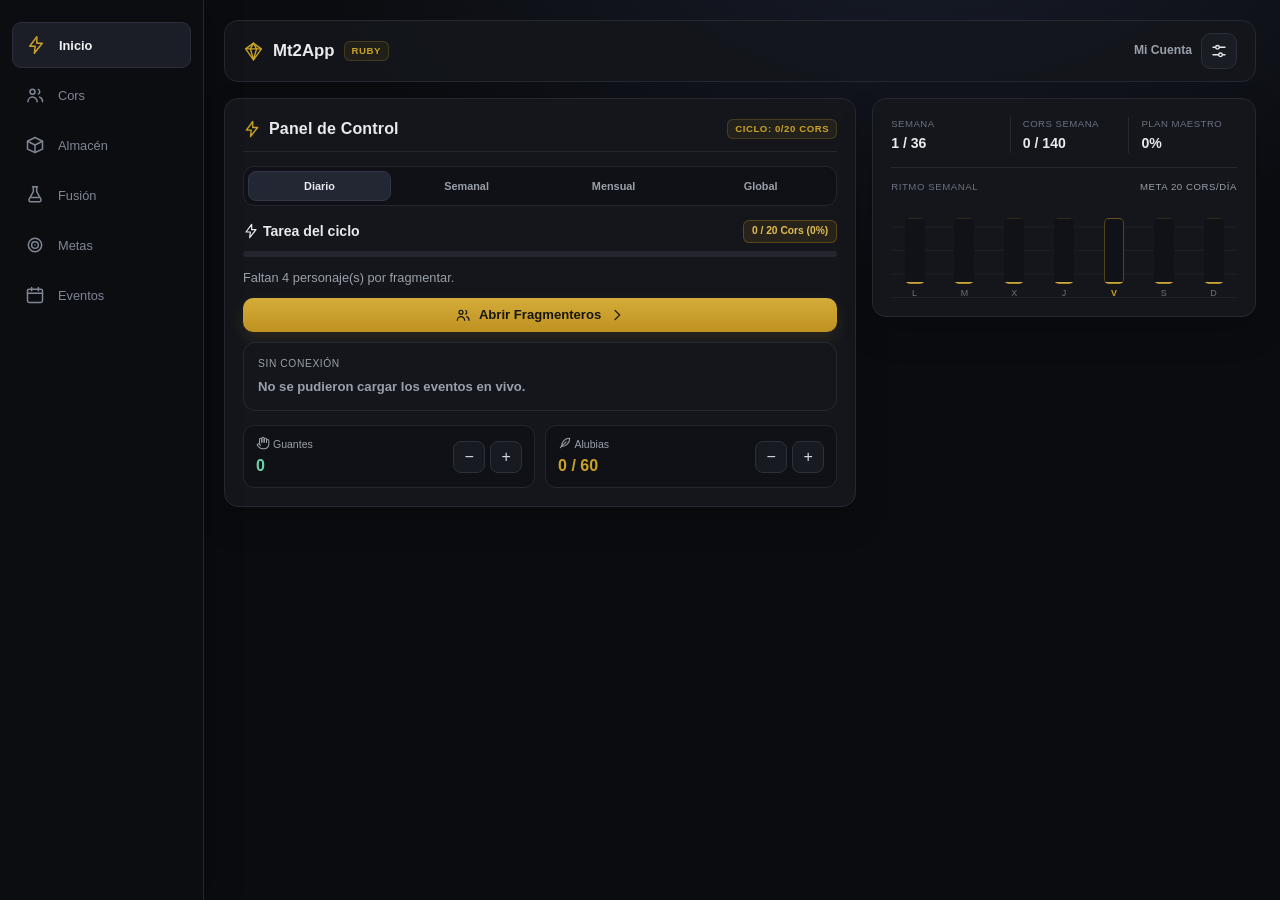
<file: index.html>
<!DOCTYPE html>
<html lang="es">
<head>
  <meta charset="UTF-8">
  <meta http-equiv="refresh" content="0; url=./pwa/">
  <script>location.replace("./pwa/");</script>
  <title>Cargando Mt2App...</title>
</head>
<body>
  <p>Redirigiendo a <a href="./pwa/">Mt2App PWA</a>...</p>
</body>
</html>
</file>
<file: pwa/styles.css>
/* Mt2App — Estilos Oficiales Metin2 Dark UI (Mobile-First Minimalist & Full Responsive) */
:root {
  --bg-main: #0a0b12;
  --bg-card: #121422;
  --bg-card-hover: #191c30;
  --bg-input: #0a0c16;
  --border-card: #1f2438;
  --border-gold: rgba(212, 160, 23, 0.45);

  --gold: #f5b041;
  --gold-glow: rgba(245, 176, 65, 0.25);
  --ruby: #e74c3c;
  --ruby-glow: rgba(231, 76, 60, 0.3);
  --green: #2ecc71;
  --green-glow: rgba(46, 204, 113, 0.25);
  --yellow: #f1c40f;
  --blue: #3498db;
  --purple: #9b59b6;

  --text-main: #f0f2f5;
  --text-muted: #8b92a5;
  --text-dim: #545b70;

  --radius-sm: 8px;
  --radius-md: 12px;
  --radius-lg: 16px;
  --font-main: -apple-system, BlinkMacSystemFont, "Segoe UI", Roboto, Helvetica, Arial, sans-serif;
}

* {
  box-sizing: border-box;
  margin: 0;
  padding: 0;
  -webkit-tap-highlight-color: transparent;
  -webkit-touch-callout: none;
  /* Desactiva menú contextual en pulsación prolongada */
  -webkit-user-select: none;
  /* Desactiva selección que provoca 'Buscar en Google' */
  user-select: none;
  /* Impide 'Tocar para buscar' en Chrome Android */
}

/* Solo permitir selección en inputs y áreas de texto */
input,
textarea {
  -webkit-user-select: text !important;
  user-select: text !important;
  font-size: 16px !important;
  /* Evitar auto-zoom en iOS */
}

select {
  font-size: 16px !important;
}

/* Evitar retraso de 300ms y dobles toques accidentales */
button,
a,
select,
.card,
.btn-counter,
.btn-icon,
.btn-primary,
.btn-secondary,
.btn-complete,
.tab-btn,
.zoom-btn,
.subnav-btn,
.etapa-pill,
.btn-decision-exito,
.btn-decision-fallo {
  touch-action: manipulation;
}

body {
  background-color: var(--bg-main);
  color: var(--text-main);
  font-family: var(--font-main);
  min-height: 100vh;
  padding-top: max(8px, env(safe-area-inset-top));
  padding-bottom: calc(78px + env(safe-area-inset-bottom));
  padding-left: max(8px, env(safe-area-inset-left));
  padding-right: max(8px, env(safe-area-inset-right));
  overflow-x: hidden;
  -webkit-font-smoothing: antialiased;
}

/* Contenedor principal responsive (Mobile first, centrado en desktop) */
.app-container {
  max-width: 680px;
  margin: 0 auto;
  width: 100%;
}

/* Cabecera Principal Compacta */
.app-header {
  display: flex;
  justify-content: space-between;
  align-items: center;
  padding: 10px 14px;
  background: var(--bg-card);
  border: 1px solid var(--border-card);
  border-radius: var(--radius-md);
  margin-bottom: 12px;
  box-shadow: 0 4px 16px rgba(0, 0, 0, 0.3);
}

.brand-title {
  display: flex;
  align-items: center;
  gap: 8px;
  font-size: 1.05rem;
  font-weight: 800;
  letter-spacing: 0.3px;
  color: var(--gold);
}

.brand-badge {
  font-size: 0.68rem;
  background: rgba(212, 160, 23, 0.15);
  border: 1px solid var(--gold);
  color: var(--gold);
  padding: 2px 8px;
  border-radius: 12px;
  text-transform: uppercase;
  font-weight: 700;
}

.header-actions {
  display: flex;
  align-items: center;
  gap: 6px;
}

/* Botones Icono */
.btn-icon {
  background: var(--bg-input);
  border: 1px solid var(--border-card);
  color: var(--text-main);
  width: 34px;
  height: 34px;
  border-radius: var(--radius-sm);
  display: flex;
  align-items: center;
  justify-content: center;
  cursor: pointer;
  font-size: 1rem;
  transition: all 0.15s ease;
}

.btn-icon:active {
  border-color: var(--gold);
  transform: scale(0.94);
}

/* Tiras de Cabecera de Sección (Contexto inmediato arriba de la pantalla) */
.view-header-strip {
  display: flex;
  justify-content: space-between;
  align-items: center;
  margin-bottom: 12px;
  padding-bottom: 8px;
  border-bottom: 1px solid rgba(255, 255, 255, 0.06);
}

.view-headline {
  font-size: 1rem;
  font-weight: 800;
  color: var(--gold);
  display: flex;
  align-items: center;
  gap: 6px;
}

.view-subhead {
  font-size: 0.72rem;
  color: var(--text-muted);
  display: block;
  margin-top: 2px;
}

/* Tarjetas Principales */
.card {
  background: var(--bg-card);
  border: 1px solid var(--border-card);
  border-radius: var(--radius-md);
  padding: 14px;
  margin-bottom: 12px;
  box-shadow: 0 4px 14px rgba(0, 0, 0, 0.25);
}

.card-title {
  font-size: 0.9rem;
  font-weight: 700;
  display: flex;
  justify-content: space-between;
  align-items: center;
  margin-bottom: 10px;
}

/* Selectores de Pestañas / Sub-navegación Segmentada */
.subnav-tabs {
  display: flex;
  background: var(--bg-input);
  border: 1px solid var(--border-card);
  border-radius: var(--radius-sm);
  padding: 3px;
  gap: 4px;
  margin-bottom: 12px;
}

.subnav-btn {
  flex: 1;
  background: transparent;
  border: 1px solid transparent;
  color: var(--text-muted);
  font-size: 0.76rem;
  font-weight: 700;
  padding: 8px 4px;
  border-radius: 6px;
  cursor: pointer;
  transition: all 0.15s;
  text-align: center;
  white-space: nowrap;
}

.subnav-btn.active {
  background: var(--bg-card);
  color: var(--gold);
  border-color: var(--border-gold);
  box-shadow: 0 2px 8px rgba(0, 0, 0, 0.4);
}

/* Selector de Zoom Cuádruple */
.zoom-selector {
  display: flex;
  background: var(--bg-input);
  border: 1px solid var(--border-card);
  border-radius: var(--radius-sm);
  padding: 3px;
  gap: 4px;
  margin-bottom: 12px;
}

.zoom-btn {
  flex: 1;
  background: transparent;
  border: none;
  color: var(--text-muted);
  font-size: 0.75rem;
  font-weight: 700;
  padding: 7px 4px;
  border-radius: 6px;
  cursor: pointer;
  transition: all 0.15s;
  text-align: center;
}

.zoom-btn.active {
  background: var(--bg-card);
  color: var(--gold);
  border: 1px solid var(--border-gold);
}

/* Carrusel de Pastillas de Etapas del Plan */
.etapa-pills-row {
  display: flex;
  gap: 6px;
  overflow-x: auto;
  padding-bottom: 6px;
  margin-bottom: 10px;
  -webkit-overflow-scrolling: touch;
  scrollbar-width: none;
}

.etapa-pills-row::-webkit-scrollbar {
  display: none;
}

.etapa-pill {
  flex-shrink: 0;
  background: var(--bg-input);
  border: 1px solid var(--border-card);
  color: var(--text-muted);
  font-size: 0.72rem;
  font-weight: 700;
  padding: 4px 10px;
  border-radius: 14px;
  cursor: pointer;
  transition: all 0.15s;
  white-space: nowrap;
}

.etapa-pill.active {
  background: rgba(212, 160, 23, 0.18);
  border-color: var(--gold);
  color: var(--gold);
}

/* Botón de Contador Interactivo para Dedo */
.btn-counter {
  background: var(--bg-card);
  border: 1px solid var(--border-card);
  color: var(--text-main);
  width: 34px;
  height: 34px;
  min-width: 34px;
  min-height: 34px;
  border-radius: var(--radius-sm);
  display: inline-flex;
  align-items: center;
  justify-content: center;
  font-size: 1.15rem;
  font-weight: 800;
  cursor: pointer;
  transition: all 0.12s ease;
}

.btn-counter:active {
  background: rgba(212, 160, 23, 0.25);
  border-color: var(--gold);
  transform: scale(0.92);
}

/* Temporizador Compacto tipo Píldora */
.timer-pill {
  display: inline-flex;
  align-items: center;
  gap: 6px;
  background: var(--bg-input);
  border: 1px solid var(--border-card);
  padding: 4px 8px;
  border-radius: 20px;
}

.timer-digits-sm {
  font-size: 1rem;
  font-weight: 900;
  color: var(--gold);
  font-family: monospace;
  min-width: 44px;
  text-align: center;
}

.btn-mini {
  background: var(--bg-card);
  border: 1px solid var(--border-card);
  color: var(--text-main);
  width: 26px;
  height: 26px;
  border-radius: 50%;
  display: inline-flex;
  align-items: center;
  justify-content: center;
  font-size: 0.72rem;
  cursor: pointer;
}

.btn-mini.done {
  background: rgba(46, 204, 113, 0.2);
  border-color: var(--green);
  color: var(--green);
}

/* Botones de Decisión Grandes en Asistente RNG */
.action-buttons-grid {
  display: grid;
  grid-template-columns: 1fr 1fr;
  gap: 10px;
  margin: 12px 0 8px 0;
}

.btn-decision-exito {
  background: linear-gradient(135deg, #229954, #2ecc71);
  border: none;
  color: #fff;
  font-size: 1rem;
  font-weight: 900;
  padding: 13px;
  border-radius: var(--radius-sm);
  cursor: pointer;
  box-shadow: 0 4px 14px rgba(46, 204, 113, 0.3);
  text-align: center;
  transition: transform 0.1s;
}

.btn-decision-exito:active {
  transform: scale(0.96);
}

.btn-decision-fallo {
  background: linear-gradient(135deg, #b03a2e, #e74c3c);
  border: none;
  color: #fff;
  font-size: 1rem;
  font-weight: 900;
  padding: 13px;
  border-radius: var(--radius-sm);
  cursor: pointer;
  box-shadow: 0 4px 14px rgba(231, 76, 60, 0.3);
  text-align: center;
  transition: transform 0.1s;
}

.btn-decision-fallo:active {
  transform: scale(0.96);
}

/* Acordeón Mínimo para Reglas y Pirámides */
details.minimal-accordion {
  background: var(--bg-input);
  border: 1px solid var(--border-card);
  border-radius: var(--radius-sm);
  padding: 8px 12px;
  margin-top: 10px;
  font-size: 0.78rem;
}

details.minimal-accordion summary {
  cursor: pointer;
  font-weight: 700;
  color: var(--blue);
  list-style: none;
  display: flex;
  justify-content: space-between;
  align-items: center;
  outline: none;
}

details.minimal-accordion summary::-webkit-details-marker {
  display: none;
}

details.minimal-accordion summary::after {
  content: "▾";
  font-size: 0.85rem;
  transition: transform 0.2s;
}

details.minimal-accordion[open] summary::after {
  transform: rotate(180deg);
}

/* Semáforos de Estado */
.semaphore-badge {
  font-size: 0.72rem;
  font-weight: 700;
  padding: 3px 8px;
  border-radius: 12px;
  display: inline-flex;
  align-items: center;
  gap: 5px;
}

.semaphore-green {
  background: rgba(46, 204, 113, 0.15);
  color: var(--green);
  border: 1px solid var(--green);
}

.semaphore-yellow {
  background: rgba(241, 196, 15, 0.15);
  color: var(--yellow);
  border: 1px solid var(--yellow);
}

.semaphore-red {
  background: rgba(231, 76, 60, 0.15);
  color: var(--ruby);
  border: 1px solid var(--ruby);
}

/* Barras de Progreso */
.progress-track {
  background: var(--bg-input);
  border-radius: 8px;
  height: 7px;
  overflow: hidden;
  margin: 6px 0 10px 0;
  border: 1px solid rgba(255, 255, 255, 0.05);
}

.progress-fill {
  background: linear-gradient(90deg, #d4a017, #f5b041);
  height: 100%;
  border-radius: 8px;
  transition: width 0.3s ease;
}

.progress-fill.green {
  background: linear-gradient(90deg, #27ae60, #2ecc71);
}

.progress-fill.ruby {
  background: linear-gradient(90deg, #c0392b, #e74c3c);
}

/* Matriz Semanal (7 Días) */
.week-matrix {
  display: grid;
  grid-template-columns: repeat(7, 1fr);
  gap: 4px;
  margin-top: 8px;
}

.day-cell {
  background: var(--bg-input);
  border: 1px solid var(--border-card);
  border-radius: var(--radius-sm);
  padding: 6px 2px;
  text-align: center;
  display: flex;
  flex-direction: column;
  gap: 2px;
}

.day-name {
  font-size: 0.65rem;
  color: var(--text-muted);
  text-transform: uppercase;
}

.day-val {
  font-size: 0.82rem;
  font-weight: 800;
  color: var(--text-main);
}

.day-status {
  font-size: 0.75rem;
}

.day-cell.today {
  border-color: var(--gold);
  background: rgba(212, 160, 23, 0.1);
}

/* Lista de Granjeros */
.farmer-row {
  display: flex;
  justify-content: space-between;
  align-items: center;
  background: var(--bg-input);
  border: 1px solid var(--border-card);
  border-radius: var(--radius-sm);
  padding: 9px 12px;
  margin-bottom: 7px;
}

.farmer-name {
  font-size: 0.88rem;
  font-weight: 700;
  display: flex;
  align-items: center;
  gap: 8px;
}

.btn-complete {
  background: var(--bg-card);
  border: 1px solid var(--border-card);
  color: var(--text-muted);
  padding: 6px 12px;
  border-radius: 18px;
  font-size: 0.78rem;
  cursor: pointer;
  transition: all 0.15s;
  display: flex;
  align-items: center;
  gap: 6px;
}

.btn-complete.done {
  background: rgba(46, 204, 113, 0.15);
  border-color: var(--green);
  color: var(--green);
  font-weight: 700;
}

/* Radar de Eventos en Vivo */
.radar-box {
  background: linear-gradient(135deg, rgba(212, 160, 23, 0.1), rgba(18, 20, 34, 0.7));
  border: 1px solid var(--border-gold);
  border-radius: var(--radius-md);
  padding: 10px 14px;
  margin-bottom: 12px;
  cursor: pointer;
}

/* Botones de Acción Estándar */
.btn-primary {
  width: 100%;
  background: linear-gradient(135deg, #d4a017, #b8860b);
  border: none;
  color: #0c0d14;
  font-weight: 800;
  font-size: 0.9rem;
  padding: 11px;
  border-radius: var(--radius-sm);
  cursor: pointer;
  display: flex;
  align-items: center;
  justify-content: center;
  gap: 8px;
  margin-top: 8px;
  transition: transform 0.1s;
}

.btn-primary:active {
  transform: scale(0.98);
}

/* Notificaciones por evento */
.notif-bar {
  display: flex;
  align-items: center;
  justify-content: space-between;
  gap: 10px;
  background: var(--bg-input);
  border: 1px solid var(--border-card);
  border-radius: var(--radius-sm);
  padding: 8px 10px;
  margin-bottom: 12px;
}

.btn-notif-bar {
  background: none;
  border: none;
  color: var(--text-main);
  font-family: inherit;
  font-size: 0.8rem;
  font-weight: 700;
  padding: 0;
  cursor: pointer;
}

.btn-notif-bar.active {
  color: #e8eaed;
}

.btn-notif-bar:disabled {
  color: var(--text-dim);
  cursor: not-allowed;
}

.notif-status {
  font-size: 0.7rem;
  color: var(--text-muted);
  margin-top: 2px;
}

.btn-notif {
  background: rgba(255, 255, 255, 0.04);
  border: 1px solid var(--border-card);
  border-radius: 8px;
  font-size: 0.9rem;
  line-height: 1;
  padding: 4px 5px;
  cursor: pointer;
  opacity: 0.6;
  flex-shrink: 0;
  transition: opacity 0.15s ease, background 0.15s ease, border-color 0.15s ease;
}

.btn-notif.active {
  opacity: 1;
  background: rgba(255, 255, 255, 0.1);
  border-color: rgba(255, 255, 255, 0.25);
}

.btn-notif:active {
  transform: scale(0.9);
}

/* Barra de Navegación Móvil Inferior */
.bottom-nav {
  position: fixed;
  bottom: 0;
  left: 0;
  right: 0;
  max-width: 680px;
  margin: 0 auto;
  background: rgba(10, 11, 18, 0.98);
  backdrop-filter: blur(16px);
  border-top: 1px solid rgba(255, 255, 255, 0.06);
  -webkit-backdrop-filter: blur(16px);
  border-top: 1px solid var(--border-card);
  display: flex;
  justify-content: space-around;
  padding: 6px 2px calc(6px + env(safe-area-inset-bottom, 0px)) 2px;
  z-index: 100;
  box-shadow: 0 -4px 20px rgba(0, 0, 0, 0.5);
}

.nav-item {
  background: none;
  border: none;
  color: #8b92a5;
  display: flex;
  flex-direction: column;
  align-items: center;
  gap: 2px;
  font-size: 0.65rem;
  transition: color 0.15s ease;
  cursor: pointer;
  flex: 1;
  padding: 4px 0;
  min-height: 44px;
  touch-action: manipulation;
  transition: color 0.15s;
}

.nav-item .nav-icon {
  font-size: 1.2rem;
}

.nav-item.active {
  color: #e8eaed;
  font-weight: 700;
}

.nav-item.active .nav-icon {
  transform: scale(1.12);
}

/* Tablas Estilizadas */
.styled-table {
  width: 100%;
  border-collapse: collapse;
  font-size: 0.82rem;
  margin-top: 6px;
}

.styled-table th,
.styled-table td {
  padding: 8px 6px;
  text-align: left;
  border-bottom: 1px solid var(--border-card);
}

.styled-table th {
  color: var(--text-muted);
  font-size: 0.72rem;
  text-transform: uppercase;
}

/* Modales */
.modal-overlay {
  position: fixed;
  top: 0;
  left: 0;
  right: 0;
  bottom: 0;
  background: rgba(0, 0, 0, 0.75);
  backdrop-filter: blur(8px);
  -webkit-backdrop-filter: blur(8px);
  display: none;
  align-items: center;
  justify-content: center;
  z-index: 200;
  padding: 16px;
}

.modal-overlay.active {
  display: flex;
}

.modal-card {
  background: var(--bg-card);
  border: 1px solid var(--border-card);
  border-radius: var(--radius-md);
  padding: 16px;
  width: 100%;
  max-width: 460px;
  max-height: 85vh;
  overflow-y: auto;
  box-shadow: 0 10px 40px rgba(0, 0, 0, 0.6);
}

.modal-header {
  display: flex;
  justify-content: space-between;
  align-items: center;
  margin-bottom: 12px;
  border-bottom: 1px solid var(--border-card);
  padding-bottom: 8px;
}

.modal-close {
  background: none;
  border: none;
  color: var(--text-muted);
  font-size: 1.3rem;
  cursor: pointer;
}

/* Ocultar secciones inactivas */
.view-section {
  display: none;
}

.view-section.active {
  display: block;
  animation: fadeIn 0.2s ease-out;
}

@keyframes fadeIn {
  from {
    opacity: 0;
    transform: translateY(4px);
  }

  to {
    opacity: 1;
    transform: translateY(0);
  }
}

/* Deslizamiento lateral entre menús (swipe con loop infinito) */
.view-section.active.swipe-next {
  animation: swipeInFromRight 0.22s ease-out;
}

.view-section.active.swipe-prev {
  animation: swipeInFromLeft 0.22s ease-out;
}

@keyframes swipeInFromRight {
  from {
    opacity: 0.35;
    transform: translateX(28px);
  }

  to {
    opacity: 1;
    transform: translateX(0);
  }
}

@keyframes swipeInFromLeft {
  from {
    opacity: 0.35;
    transform: translateX(-28px);
  }

  to {
    opacity: 1;
    transform: translateX(0);
  }
}

/* Media queries para pantallas extra compactas */
@media (max-width: 360px) {
  .nav-item span:not(.nav-icon) {
    font-size: 0.6rem;
  }

  .view-headline {
    font-size: 0.92rem;
  }

  .btn-counter {
    width: 30px;
    height: 30px;
    min-width: 30px;
    min-height: 30px;
  }
}

/* ==========================================================
   UI PROFESSIONAL POLISH
   Paleta neutra, jerarquía clara y espaciado consistente
   ========================================================== */
:root {
  --bg-main: #0b0c10;
  --bg-card: #14161c;
  --bg-card-hover: #1b1e26;
  --bg-input: #0f1116;
  --border-card: #252932;
  --border-gold: rgba(201, 162, 39, 0.35);
  --gold: #c9a227;
  --gold-glow: rgba(201, 162, 39, 0.16);
  --ruby: #e05a4f;
  --ruby-glow: rgba(224, 90, 79, 0.18);
  --green: #3fb27f;
  --green-glow: rgba(63, 178, 127, 0.18);
  --yellow: #d4a017;
  --blue: #5dade2;
  --purple: #a78bfa;
  --text-main: #e8eaed;
  --text-muted: #9aa0aa;
  --text-dim: #6b7280;
  --radius-sm: 10px;
  --radius-md: 14px;
  --radius-lg: 18px;
  color-scheme: dark;
}

body {
  background:
    radial-gradient(1100px 520px at 50% -10%, #151a26 0%, #0b0c10 58%) fixed,
    var(--bg-main);
  font-size: 14px;
  line-height: 1.45;
  padding-top: max(10px, env(safe-area-inset-top));
  padding-bottom: calc(74px + env(safe-area-inset-bottom));
  padding-left: max(10px, env(safe-area-inset-left));
  padding-right: max(10px, env(safe-area-inset-right));
}

.app-container {
  max-width: 640px;
}

.card {
  background: var(--bg-card);
  border: 1px solid var(--border-card);
  border-radius: var(--radius-md);
  padding: 16px;
  margin-bottom: 14px;
  box-shadow: 0 14px 34px rgba(0, 0, 0, 0.18);
}

/* Cabecera */
.app-header {
  padding: 11px 14px;
  background: rgba(20, 22, 28, 0.88);
  border: 1px solid var(--border-card);
  border-radius: 14px;
  margin-bottom: 14px;
  box-shadow: none;
}

.brand-title {
  gap: 9px;
  font-size: 1rem;
  font-weight: 700;
  letter-spacing: 0;
  color: var(--text-main);
}

.brand-logo {
  display: inline-flex;
  width: 21px;
  height: 21px;
  color: var(--gold);
}

.brand-logo svg {
  width: 21px;
  height: 21px;
}

.brand-badge {
  font-size: 0.6rem;
  letter-spacing: 0.06em;
  padding: 2px 7px;
  border-radius: 6px;
  background: rgba(201, 162, 39, 0.08);
  border: 1px solid rgba(201, 162, 39, 0.22);
  color: var(--gold);
  font-weight: 600;
}

.header-profile {
  font-size: 0.76rem;
  font-weight: 600;
  color: var(--text-muted);
  margin: 0 2px;
  max-width: 110px;
  overflow: hidden;
  text-overflow: ellipsis;
  white-space: nowrap;
}

.header-actions {
  gap: 7px;
}

.btn-icon {
  width: 36px;
  height: 36px;
  border-radius: 10px;
  background: #191c23;
  border: 1px solid #2a2f39;
  color: var(--text-main);
}

.btn-icon svg {
  width: 18px;
  height: 18px;
}

.btn-mini svg {
  width: 13px;
  height: 13px;
}

.btn-icon-sm {
  width: 28px !important;
  height: 28px !important;
  border-radius: 8px !important;
}

.btn-install {
  display: none;
  align-items: center;
  background: #1f242d;
  border: 1px solid #2f3541;
  color: var(--text-main);
  padding: 5px 10px;
  border-radius: 8px;
  font-size: 0.68rem;
  font-weight: 600;
  font-family: inherit;
  cursor: pointer;
}

/* Títulos de sección */
.view-header-strip {
  margin-bottom: 14px;
  padding-bottom: 11px;
  border-bottom: 1px solid #222630;
}

.view-headline {
  font-size: 0.95rem;
  font-weight: 700;
  color: var(--text-main);
  letter-spacing: 0.01em;
  gap: 8px;
}

.view-subhead {
  font-size: 0.7rem;
  color: var(--text-muted);
  margin-top: 3px;
}

.card-title {
  font-size: 0.88rem;
  font-weight: 600;
  color: var(--text-main);
  margin-bottom: 12px;
}

/* Pestañas y filtros */
.subnav-tabs,
.zoom-selector {
  background: #0f1116;
  border: 1px solid #222630;
  border-radius: 11px;
  padding: 4px;
  gap: 4px;
  margin-bottom: 14px;
}

.subnav-btn,
.zoom-btn {
  font-size: 0.68rem;
  font-weight: 600;
  padding: 8px 4px;
  border-radius: 8px;
  color: var(--text-muted);
  border: 1px solid transparent;
  white-space: nowrap;
}

.subnav-btn.active,
.zoom-btn.active {
  background: #222733;
  color: var(--text-main);
  border-color: #303644;
  box-shadow: none;
}

.etapa-pills-row {
  gap: 8px;
  padding-bottom: 8px;
  margin-bottom: 12px;
}

.etapa-pill {
  font-size: 0.68rem;
  font-weight: 600;
  padding: 6px 11px;
  border-radius: 8px;
  background: #151820;
  border-color: #252932;
}

.etapa-pill.active {
  background: #252a35;
  color: var(--text-main);
  border-color: #3a4150;
}

/* Insignias y progreso */
.semaphore-badge {
  font-size: 0.64rem;
  font-weight: 600;
  padding: 3px 8px;
  border-radius: 6px;
}

.semaphore-green {
  background: rgba(63, 178, 127, 0.1);
  color: #6fd3a8;
  border-color: rgba(63, 178, 127, 0.28);
}

.semaphore-yellow {
  background: rgba(212, 160, 23, 0.1);
  color: #e2bd55;
  border-color: rgba(212, 160, 23, 0.28);
}

.semaphore-red {
  background: rgba(224, 90, 79, 0.1);
  color: #f08a81;
  border-color: rgba(224, 90, 79, 0.28);
}

.progress-track {
  height: 6px;
  background: #23262e;
  border: none;
  border-radius: 999px;
  margin: 8px 0 12px;
}

.progress-fill {
  background: var(--gold);
  border-radius: 999px;
}

.progress-fill.green {
  background: var(--green);
}

.progress-fill.ruby {
  background: var(--ruby);
}

/* Botones */
.btn-primary {
  background: linear-gradient(180deg, #d4ac3a, #bf9220);
  color: #17150d;
  font-size: 0.82rem;
  font-weight: 700;
  padding: 11px 14px;
  border-radius: 10px;
  box-shadow: 0 6px 16px rgba(201, 162, 39, 0.14);
  margin-top: 10px;
}

.btn-complete {
  background: #171a21;
  border: 1px solid #2b303b;
  color: #c7cbd3;
  font-size: 0.72rem;
  font-weight: 600;
  padding: 7px 12px;
  border-radius: 9px;
}

.btn-complete.done {
  background: rgba(63, 178, 127, 0.1);
  border-color: rgba(63, 178, 127, 0.28);
  color: #6fd3a8;
}

.btn-counter {
  width: 32px;
  height: 32px;
  min-width: 32px;
  min-height: 32px;
  border-radius: 8px;
  background: #171a21;
  border-color: #2b303b;
  color: #d5d8de;
  font-size: 1rem;
  font-weight: 500;
}

.btn-counter:active {
  background: #232833;
  border-color: #3a4150;
}

.btn-decision-exito,
.btn-decision-fallo {
  font-size: 0.88rem;
  font-weight: 700;
  padding: 15px 12px;
  border-radius: 11px;
  letter-spacing: 0.02em;
  box-shadow: none;
}

.btn-decision-exito {
  background: rgba(63, 178, 127, 0.1);
  border: 1px solid rgba(63, 178, 127, 0.34);
  color: #71d6ab;
}

.btn-decision-fallo {
  background: rgba(224, 90, 79, 0.09);
  border: 1px solid rgba(224, 90, 79, 0.34);
  color: #f08a81;
}

/* Acceso rápido del dashboard */
.quick-grid {
  display: grid;
  grid-template-columns: 1fr 1fr;
  gap: 10px;
  margin-top: 14px;
}

.quick-stat {
  display: flex;
  align-items: center;
  justify-content: space-between;
  gap: 8px;
  background: #0f1116;
  border: 1px solid #222630;
  border-radius: 11px;
  padding: 10px 12px;
}

.quick-stat-info {
  display: flex;
  flex-direction: column;
  gap: 1px;
  min-width: 0;
}

.quick-label {
  font-size: 0.66rem;
  font-weight: 500;
  color: var(--text-muted);
  white-space: nowrap;
}

.quick-value {
  font-size: 1rem;
  font-weight: 700;
  color: var(--text-main);
}

.quick-value.green {
  color: #6fd3a8;
}

.quick-value.gold {
  color: var(--gold);
}

.quick-controls {
  display: flex;
  gap: 5px;
  flex-shrink: 0;
}

.dashboard-summary {
  padding: 14px 16px;
}

.summary-grid {
  display: grid;
  grid-template-columns: repeat(3, 1fr);
  gap: 10px;
}

.summary-item {
  display: flex;
  flex-direction: column;
  gap: 2px;
}

.summary-item + .summary-item {
  border-left: 1px solid #252932;
  padding-left: 12px;
}

.summary-item span {
  font-size: 0.6rem;
  color: var(--text-dim);
  text-transform: uppercase;
  letter-spacing: 0.05em;
}

.summary-item strong {
  font-size: 0.88rem;
  font-weight: 700;
  color: var(--text-main);
}

.summary-chart {
  margin-top: 14px;
  padding-top: 12px;
  border-top: 1px solid #252932;
}

.chart-head {
  display: flex;
  justify-content: space-between;
  align-items: center;
  gap: 8px;
  margin-bottom: 10px;
  font-size: 0.6rem;
  letter-spacing: 0.06em;
  text-transform: uppercase;
  color: var(--text-dim);
}

.chart-head span:last-child {
  color: var(--text-muted);
}

.chart-bars {
  display: flex;
  align-items: stretch;
  gap: 7px;
  height: 94px;
  padding: 0 2px;
  background-image: linear-gradient(to top, rgba(255, 255, 255, 0.045) 1px, transparent 1px);
  background-size: 100% 25%;
  background-position: bottom;
}

.chart-col {
  flex: 1;
  min-width: 0;
  height: 100%;
  display: flex;
  flex-direction: column;
  align-items: center;
  gap: 4px;
}

.chart-value {
  height: 10px;
  line-height: 10px;
  font-size: 0.55rem;
  color: var(--text-dim);
  font-family: ui-monospace, SFMono-Regular, Consolas, monospace;
}

.chart-track {
  position: relative;
  width: 100%;
  max-width: 20px;
  flex: 1;
  display: flex;
  align-items: flex-end;
  overflow: hidden;
  border-radius: 5px;
  background: #101217;
}

.chart-track::after {
  content: "";
  position: absolute;
  top: 0;
  left: 0;
  right: 0;
  height: 1px;
  background: rgba(201, 162, 39, 0.18);
}

.chart-bar {
  width: 100%;
  min-height: 2px;
  border-radius: 5px;
  background: linear-gradient(180deg, #d9b44a, #9f7c1c);
  transition: height 0.35s ease;
}

.chart-col.today .chart-track {
  box-shadow: inset 0 0 0 1px rgba(201, 162, 39, 0.35);
}

.chart-col.today .chart-label {
  color: var(--gold);
  font-weight: 700;
}

.chart-col.complete .chart-bar {
  background: linear-gradient(180deg, #68d6a5, #2f8f68);
}

.chart-label {
  height: 10px;
  line-height: 10px;
  font-size: 0.56rem;
  color: var(--text-dim);
}

/* Radar */
.radar-box {
  background: #14161c;
  border: 1px solid #252932;
  border-radius: 12px;
  padding: 14px;
  margin-bottom: 14px;
}

.radar-header {
  display: flex;
  align-items: center;
  justify-content: space-between;
  gap: 8px;
  font-size: 0.64rem;
  letter-spacing: 0.06em;
  text-transform: uppercase;
  color: var(--text-muted);
}

.radar-content {
  font-size: 0.92rem;
  font-weight: 600;
  color: var(--text-main);
  margin-top: 6px;
}

/* Granjeros */
.farmer-row {
  align-items: center;
  padding: 8px 10px;
  margin-bottom: 6px;
  gap: 7px;
  background: #0f1116;
  border-color: #222630;
  border-radius: 10px;
}

.farmer-name {
  flex: 1;
  min-width: 0;
  gap: 7px;
  font-size: 0.82rem;
  font-weight: 500;
}

.farmer-info {
  display: flex;
  flex-direction: column;
  min-width: 0;
}

.farmer-name-text {
  font-size: 0.78rem;
  font-weight: 600;
  color: var(--text-main);
  white-space: nowrap;
  overflow: hidden;
  text-overflow: ellipsis;
}

.farmer-meta {
  font-size: 0.6rem;
  color: var(--text-dim);
  white-space: nowrap;
  overflow: hidden;
  text-overflow: ellipsis;
}

.farmer-clock {
  min-width: 50px;
  text-align: right;
  font-size: 0.68rem;
  font-family: ui-monospace, SFMono-Regular, Consolas, monospace;
  color: var(--text-muted);
  flex-shrink: 0;
}

.farmer-complete-btn {
  padding: 8px 9px;
  font-size: 0.68rem;
  white-space: nowrap;
  flex-shrink: 0;
}

.farmer-complete-btn .btn-svg {
  width: 11px;
  height: 11px;
}

/* Cronómetro general */
.stopwatch-panel {
  background: #0f1116;
  border: 1px solid #252932;
  border-radius: 12px;
  padding: 13px 14px;
  margin: 2px 0 12px;
  text-align: center;
}

.stopwatch-display {
  font-family: ui-monospace, SFMono-Regular, Consolas, monospace;
  font-size: 1.95rem;
  font-weight: 700;
  line-height: 1;
  letter-spacing: 0.03em;
  color: var(--text-main);
  font-variant-numeric: tabular-nums;
}

.stopwatch-display.running {
  color: var(--gold);
}

.stopwatch-hint {
  font-size: 0.66rem;
  color: var(--text-muted);
  line-height: 1.4;
  margin-top: 8px;
  min-height: 16px;
}

.stopwatch-actions {
  display: flex;
  gap: 8px;
  margin-top: 9px;
}

.stopwatch-start {
  flex: 1;
  margin-top: 0;
  padding: 10px;
  font-size: 0.78rem;
}

.stopwatch-start:disabled {
  opacity: 0.55;
}

.stopwatch-reset {
  padding: 10px 12px;
  font-size: 0.7rem;
}

.farmer-row .btn-complete {
  padding: 7px 10px;
  font-size: 0.68rem;
  white-space: nowrap;
}

.farmers-stats-card {
  padding: 14px 16px;
}

.record-panel {
  display: flex;
  align-items: center;
  gap: 10px;
  background: #0f1116;
  border: 1px solid rgba(201, 162, 39, 0.2);
  border-radius: 10px;
  padding: 10px 12px;
  margin-bottom: 12px;
}

.record-panel.empty {
  border-color: #252932;
}

.record-icon {
  display: inline-flex;
  color: var(--gold);
  flex-shrink: 0;
}

.record-svg {
  width: 20px;
  height: 20px;
}

.record-info {
  display: flex;
  flex-direction: column;
  gap: 1px;
  min-width: 0;
}

.record-label {
  font-size: 0.58rem;
  letter-spacing: 0.06em;
  text-transform: uppercase;
  color: var(--text-dim);
}

.record-time {
  font-size: 1rem;
  font-weight: 700;
  color: var(--gold);
  font-family: ui-monospace, SFMono-Regular, Consolas, monospace;
}

.record-meta {
  font-size: 0.62rem;
  color: var(--text-muted);
  white-space: nowrap;
  overflow: hidden;
  text-overflow: ellipsis;
}

.record-badge {
  margin-left: auto;
  flex-shrink: 0;
  font-size: 0.56rem;
  font-weight: 600;
  letter-spacing: 0.05em;
  text-transform: uppercase;
  color: var(--gold);
  background: rgba(201, 162, 39, 0.08);
  border: 1px solid rgba(201, 162, 39, 0.22);
  border-radius: 5px;
  padding: 2px 6px;
}

.farmer-bars {
  display: flex;
  flex-direction: column;
  gap: 10px;
  margin-top: 10px;
}

.farmer-bar-row {
  display: grid;
  grid-template-columns: 88px 1fr 54px;
  align-items: center;
  gap: 8px;
}

.fb-name {
  font-size: 0.68rem;
  color: var(--text-muted);
  white-space: nowrap;
  overflow: hidden;
  text-overflow: ellipsis;
}

.fb-track {
  height: 6px;
  border-radius: 4px;
  background: #23262e;
  overflow: hidden;
}

.fb-fill {
  height: 100%;
  border-radius: 4px;
  background: linear-gradient(90deg, #b08c22, #d9b44a);
  transition: width 0.35s ease;
}

.fb-fill.fast {
  background: linear-gradient(90deg, #2f8f68, #68d6a5);
}

.fb-fill.slow {
  background: linear-gradient(90deg, #9c3f38, #e05a4f);
}

.fb-time {
  font-size: 0.64rem;
  color: var(--text-muted);
  font-family: ui-monospace, SFMono-Regular, Consolas, monospace;
  text-align: right;
}

.farmer-chart-foot {
  display: flex;
  justify-content: space-between;
  gap: 8px;
  flex-wrap: wrap;
  margin-top: 10px;
  padding-top: 8px;
  border-top: 1px solid #20242d;
  font-size: 0.64rem;
  color: var(--text-dim);
}

.trend-head {
  margin-top: 14px;
  padding-top: 12px;
  border-top: 1px solid #20242d;
}

.trend-bars {
  display: flex;
  align-items: flex-end;
  gap: 5px;
  height: 78px;
  padding: 0 2px;
  background-image: linear-gradient(to top, rgba(255, 255, 255, 0.04) 1px, transparent 1px);
  background-size: 100% 25%;
  background-position: bottom;
}

.trend-col {
  flex: 1;
  min-width: 0;
  height: 100%;
  display: flex;
  flex-direction: column;
  align-items: center;
  justify-content: flex-end;
  gap: 3px;
}

.trend-bar {
  width: 100%;
  max-width: 18px;
  min-height: 3px;
  border-radius: 3px 3px 0 0;
}

.trend-label {
  height: 8px;
  line-height: 8px;
  font-size: 0.48rem;
  color: var(--text-dim);
}

.trend-note {
  margin-top: 6px;
  font-size: 0.58rem;
  color: var(--text-dim);
  text-align: right;
}

.farmer-chart-foot strong {
  color: var(--text-main);
  font-weight: 600;
}

.chart-head-right {
  display: flex;
  align-items: center;
  gap: 6px;
}

.chart-reset {
  background: none;
  border: none;
  color: var(--text-dim);
  cursor: pointer;
  padding: 2px;
  display: flex;
  align-items: center;
}

.chart-reset svg {
  width: 13px;
  height: 13px;
}

.chart-reset:active {
  color: var(--gold);
}

.active-timer-pill {
  gap: 8px;
  padding: 5px 8px;
  max-width: 52%;
}

.active-farmer-label {
  max-width: 90px;
  font-size: 0.6rem;
  color: var(--text-muted);
  white-space: nowrap;
  overflow: hidden;
  text-overflow: ellipsis;
}

.active-timer-pill .timer-digits-sm {
  min-width: 42px;
  font-size: 0.85rem;
}

@media (max-width: 380px) {
  .farmer-bar-row {
    grid-template-columns: 76px 1fr 52px;
  }

  .farmer-complete-btn {
    padding: 8px 6px;
    font-size: 0.66rem;
  }

  .farmer-clock {
    min-width: 48px;
    font-size: 0.64rem;
  }

  .stopwatch-display {
    font-size: 1.95rem;
  }
}



/* Almacén DSS */
.gem-grid {
  display: grid;
  grid-template-columns: repeat(3, 1fr);
  gap: 8px;
  margin-bottom: 14px;
}

.gem-card {
  background: #0f1116;
  border: 1px solid #222630;
  border-radius: 11px;
  padding: 10px 8px;
  text-align: center;
  cursor: pointer;
  transition: background 0.15s ease, border-color 0.15s ease;
}

.gem-card.active {
  background: rgba(201, 162, 39, 0.06);
  border-color: rgba(201, 162, 39, 0.4);
  box-shadow: none;
}

.gem-icon {
  font-size: 1.05rem;
  line-height: 1;
}

.gem-name {
  font-size: 0.72rem;
  font-weight: 600;
  color: var(--text-main);
  margin-top: 4px;
}

.gem-card.active .gem-name {
  color: var(--gold);
}

.gem-stock {
  font-size: 0.6rem;
  color: var(--text-dim);
  margin-top: 3px;
  font-family: ui-monospace, SFMono-Regular, Consolas, monospace;
}

.stock-panel {
  background: #0f1116;
  border: 1px solid #252932;
  border-radius: 12px;
  padding: 14px;
  margin-bottom: 12px;
}

.stock-panel-head {
  display: flex;
  justify-content: space-between;
  align-items: flex-start;
  gap: 10px;
  margin-bottom: 14px;
}

.stock-title {
  display: block;
  font-size: 0.95rem;
  font-weight: 650;
  color: var(--text-main);
}

.stock-stat {
  display: block;
  font-size: 0.68rem;
  color: var(--text-muted);
  margin-top: 2px;
}

.stock-hint {
  font-size: 0.6rem;
  text-transform: uppercase;
  letter-spacing: 0.06em;
  color: var(--text-dim);
  white-space: nowrap;
}

.btn-register-stones {
  padding: 6px 10px;
  font-size: 0.68rem;
  white-space: nowrap;
}

.btn-register-stones svg {
  width: 12px;
  height: 12px;
}

.manual-note {
  font-size: 0.66rem;
  color: var(--text-dim);
  line-height: 1.45;
  margin: -2px 0 12px;
}

.stock-grid {
  display: grid;
  grid-template-columns: repeat(3, 1fr);
  gap: 8px;
}

.stock-col {
  background: #14161c;
  border: 1px solid #222630;
  border-radius: 10px;
  padding: 10px 6px;
  text-align: center;
}

.stock-col-antiguas {
  border-color: rgba(201, 162, 39, 0.22);
}

.stock-col-legendarias {
  border-color: rgba(224, 90, 79, 0.22);
}

.stock-col-miticas {
  border-color: rgba(63, 178, 127, 0.22);
}

.stock-col-label {
  font-size: 0.58rem;
  font-weight: 600;
  letter-spacing: 0.05em;
  text-transform: uppercase;
  color: var(--text-muted);
}

.stock-col-value {
  font-size: 1.25rem;
  font-weight: 700;
  margin: 4px 0 2px;
  color: var(--text-main);
}

.stock-col-antiguas .stock-col-value {
  color: var(--gold);
}

.stock-col-legendarias .stock-col-value {
  color: var(--ruby);
}

.stock-col-miticas .stock-col-value {
  color: var(--green);
}

.stock-col-hint {
  font-size: 0.58rem;
  color: var(--text-dim);
  margin-bottom: 8px;
}

.stock-col-controls {
  display: flex;
  justify-content: center;
  gap: 5px;
}

/* Asistente de fusión */
.fusion-form {
  display: flex;
  flex-direction: column;
  gap: 10px;
  margin-bottom: 12px;
}

.fusion-select {
  width: 100%;
  background: #0f1116;
  border: 1px solid #2a2f3a;
  color: var(--text-main);
  padding: 11px 12px;
  border-radius: 10px;
  font-weight: 600;
}

.check-row {
  display: flex;
  align-items: flex-start;
  gap: 8px;
  font-size: 0.7rem;
  color: var(--text-muted);
  cursor: pointer;
  line-height: 1.35;
}

.check-row input {
  accent-color: var(--gold);
  margin-top: 2px;
  flex-shrink: 0;
}

.fusion-result {
  background: #0f1116;
  border: 1px solid #252932;
  border-radius: 11px;
  padding: 12px 14px;
  margin-bottom: 12px;
}

.calc-head {
  display: flex;
  justify-content: space-between;
  align-items: flex-start;
  gap: 10px;
  margin-bottom: 8px;
}

.calc-label {
  font-size: 0.76rem;
  font-weight: 600;
  color: var(--text-main);
}

.calc-dictamen {
  font-size: 0.78rem;
  color: var(--text-muted);
  line-height: 1.5;
}

.stop-loss-box {
  background: rgba(224, 90, 79, 0.08);
  border: 1px solid rgba(224, 90, 79, 0.35);
  border-radius: 11px;
  padding: 12px;
  text-align: center;
  margin-bottom: 12px;
}

.stop-loss-box strong {
  display: block;
  font-size: 0.8rem;
  color: #f08a81;
  letter-spacing: 0.03em;
}

.stop-loss-box p {
  font-size: 0.7rem;
  color: var(--text-muted);
  margin: 4px 0 6px;
}

#stopLossCount {
  font-size: 1.4rem;
  font-weight: 700;
  color: #f08a81;
}

.jitter-row {
  display: flex;
  justify-content: space-between;
  align-items: center;
  gap: 10px;
  background: #0f1116;
  border: 1px solid #252932;
  border-radius: 10px;
  padding: 9px 12px;
  font-size: 0.72rem;
  color: var(--text-muted);
}

.jitter-digits {
  font-size: 1rem;
  font-weight: 600;
  color: var(--gold);
  font-family: ui-monospace, SFMono-Regular, Consolas, monospace;
}

.jitter-status {
  font-size: 0.68rem;
  color: var(--text-muted);
  margin-top: 8px;
  text-align: center;
  min-height: 16px;
}

.fusion-stats {
  margin-top: 14px;
  padding-top: 12px;
  border-top: 1px solid #252932;
}

.fusion-stats-body {
  display: flex;
  align-items: center;
  gap: 18px;
  padding-top: 2px;
}

.fusion-donut {
  position: relative;
  width: 96px;
  height: 96px;
  flex-shrink: 0;
}

.fusion-donut svg {
  width: 100%;
  height: 100%;
  transform: rotate(-90deg);
}

.donut-track {
  fill: none;
  stroke: #23262e;
  stroke-width: 3.2;
}

.donut-fill {
  fill: none;
  stroke: var(--green);
  stroke-width: 3.2;
  stroke-linecap: round;
  transition: stroke-dasharray 0.4s ease, stroke 0.4s ease;
}

.donut-center {
  position: absolute;
  inset: 0;
  display: flex;
  flex-direction: column;
  align-items: center;
  justify-content: center;
  gap: 1px;
}

.donut-center strong {
  font-size: 1.1rem;
  font-weight: 700;
  color: var(--text-main);
}

.donut-center span {
  font-size: 0.54rem;
  letter-spacing: 0.06em;
  text-transform: uppercase;
  color: var(--text-dim);
}

.fusion-legend {
  flex: 1;
  min-width: 0;
  display: flex;
  flex-direction: column;
  gap: 9px;
}

.fusion-legend-row {
  display: flex;
  align-items: center;
  gap: 8px;
  font-size: 0.76rem;
  color: var(--text-muted);
}

.fusion-legend-row strong {
  margin-left: auto;
  color: var(--text-main);
  font-weight: 700;
}

.dot {
  width: 7px;
  height: 7px;
  border-radius: 50%;
  flex-shrink: 0;
}

.dot.success {
  background: var(--green);
  box-shadow: 0 0 8px var(--green-glow);
}

.dot.fail {
  background: var(--ruby);
  box-shadow: 0 0 8px var(--ruby-glow);
}

.fusion-total {
  display: flex;
  justify-content: space-between;
  align-items: center;
  gap: 8px;
  font-size: 0.66rem;
  color: var(--text-dim);
  border-top: 1px solid #20242d;
  padding-top: 8px;
  margin-top: 1px;
}

/* Finanzas y objetivos */
.wallet {
  font-size: 0.76rem;
  font-weight: 600;
  color: var(--text-muted);
  white-space: nowrap;
}

.wallet span {
  color: var(--text-main);
}

.plan-progress {
  background: #0f1116;
  border: 1px solid #252932;
  border-radius: 11px;
  padding: 12px;
  margin-bottom: 12px;
}

.plan-progress-head {
  display: flex;
  justify-content: space-between;
  align-items: center;
  gap: 8px;
  font-size: 0.72rem;
  font-weight: 600;
  color: var(--text-main);
}

.plan-progress .progress-track {
  margin-bottom: 0;
}

/* Objetivo de alquimia actual */
.current-goal-card {
  background: #0f1116;
  border: 1px solid #252932;
  border-radius: 12px;
  padding: 14px;
  margin-bottom: 14px;
}

.current-goal-card.empty {
  border-style: dashed;
}

.current-goal-head {
  display: flex;
  justify-content: space-between;
  align-items: center;
  gap: 8px;
  margin-bottom: 10px;
}

.current-goal-kicker {
  font-size: 0.6rem;
  letter-spacing: 0.08em;
  text-transform: uppercase;
  color: var(--text-dim);
}

.goal-status {
  font-size: 0.58rem;
  font-weight: 600;
  letter-spacing: 0.04em;
  text-transform: uppercase;
  padding: 2px 6px;
  border-radius: 5px;
  color: var(--gold);
  background: rgba(201, 162, 39, 0.08);
  border: 1px solid rgba(201, 162, 39, 0.22);
}

.goal-status.done {
  color: #6fd3a8;
  background: rgba(63, 178, 127, 0.1);
  border-color: rgba(63, 178, 127, 0.28);
}

.goal-status.muted {
  color: var(--text-dim);
  background: transparent;
  border-color: #252932;
}

.current-goal-main {
  display: flex;
  align-items: flex-start;
  gap: 10px;
}

.current-goal-gem {
  width: 36px;
  height: 36px;
  display: flex;
  align-items: center;
  justify-content: center;
  flex-shrink: 0;
  background: #14161c;
  border: 1px solid #222630;
  border-radius: 9px;
}

.current-goal-gem .gem-svg {
  width: 18px;
  height: 18px;
}

.current-goal-title {
  font-size: 0.86rem;
  font-weight: 700;
  color: var(--text-main);
  line-height: 1.3;
}

.current-goal-desc {
  font-size: 0.7rem;
  color: var(--text-muted);
  margin-top: 3px;
  line-height: 1.4;
}

.goal-meta-row {
  display: flex;
  justify-content: space-between;
  align-items: center;
  gap: 10px;
  margin-top: 12px;
  padding-top: 10px;
  border-top: 1px solid #20242d;
  font-size: 0.7rem;
  color: var(--text-muted);
}

.goal-meta-row strong {
  color: var(--text-main);
  font-weight: 600;
}

.goal-lock-hint {
  margin-top: 10px;
  font-size: 0.66rem;
  color: var(--text-dim);
  line-height: 1.4;
}

.goal-lock-hint.ready {
  color: #6fd3a8;
}

.current-goal-actions .btn-complete:disabled {
  opacity: 0.35;
  cursor: not-allowed;
}

.current-goal-progress {
  display: flex;
  align-items: center;
  gap: 10px;
  margin-top: 12px;
}

.current-goal-progress .progress-track {
  flex: 1;
  margin: 0;
}

.current-goal-progress span {
  font-size: 0.66rem;
  color: var(--text-muted);
  min-width: 50px;
  text-align: right;
  white-space: nowrap;
}

.current-goal-manual {
  margin-top: 12px;
  font-size: 0.68rem;
  color: var(--text-dim);
}

.current-goal-actions {
  display: flex;
  gap: 8px;
  margin-top: 12px;
}

.current-goal-actions > * {
  flex: 1;
  justify-content: center;
  padding: 9px;
  font-size: 0.72rem;
}

.goal-define-btn {
  margin-top: 12px;
  padding: 10px;
  font-size: 0.78rem;
}

.goal-last {
  font-size: 0.64rem;
  color: var(--text-dim);
  margin-top: 10px;
  padding-top: 8px;
  border-top: 1px solid #20242d;
}

.goal-modal .form-group {
  margin-bottom: 12px;
}

.goal-modal input,
.goal-modal select {
  width: 100%;
  min-width: 0;
}

.goal-modal .form-group label {
  display: block;
  font-size: 0.7rem;
  color: var(--text-muted);
  margin-bottom: 4px;
}

.surprise-hero {
  position: relative;
  overflow: hidden;
  padding: 16px 14px 14px;
  margin-bottom: 14px;
  text-align: center;
  background:
    radial-gradient(circle at 50% 0%, rgba(201, 162, 39, 0.13), transparent 70%),
    #0f1116;
  border: 1px solid rgba(201, 162, 39, 0.28);
  border-radius: 12px;
  animation: surprisePop 0.35s ease-out;
}

@keyframes surprisePop {
  from {
    opacity: 0;
    transform: scale(0.97);
  }

  to {
    opacity: 1;
    transform: scale(1);
  }
}

.surprise-confetti {
  position: absolute;
  inset: 0;
  overflow: hidden;
  pointer-events: none;
}

.surprise-confetti span {
  position: absolute;
  top: -10px;
  left: var(--x);
  width: 5px;
  height: 9px;
  border-radius: 1px;
  background: var(--color);
  opacity: 0;
  animation: confettiFall 1.8s ease-out forwards;
  animation-delay: var(--delay);
  transform: rotate(var(--rotate));
}

@keyframes confettiFall {
  0% {
    opacity: 0;
    transform: translateY(-10px) rotate(0);
  }

  12% {
    opacity: 1;
  }

  100% {
    opacity: 0;
    transform: translateY(190px) rotate(520deg);
  }
}

.surprise-icon {
  display: inline-flex;
  color: var(--gold);
}

.surprise-award {
  width: 30px;
  height: 30px;
}

.surprise-kicker {
  margin-top: 4px;
  font-size: 0.56rem;
  font-weight: 600;
  letter-spacing: 0.12em;
  text-transform: uppercase;
  color: var(--gold);
}

.surprise-title {
  margin-top: 3px;
  font-size: 1.15rem;
  font-weight: 700;
  color: var(--text-main);
}

.surprise-message {
  margin-top: 8px;
  font-size: 0.8rem;
  line-height: 1.55;
  color: var(--text-muted);
}

.surprise-meta {
  margin-top: 10px;
  padding-top: 8px;
  border-top: 1px solid #20242d;
  font-size: 0.6rem;
  letter-spacing: 0.04em;
  color: var(--text-dim);
}

.letter-modal {
  position: relative;
  max-width: 480px;
  max-height: calc(100dvh - 24px);
  overflow-y: auto;
  padding: 22px 20px 18px;
  background:
    radial-gradient(circle at 50% 0%, rgba(201, 162, 39, 0.09), transparent 72%),
    #14161c;
  border-color: rgba(201, 162, 39, 0.24);
}

.letter-close {
  position: absolute;
  top: 10px;
  right: 10px;
}

.letter-kicker {
  padding-right: 24px;
  font-size: 0.56rem;
  font-weight: 600;
  letter-spacing: 0.12em;
  text-transform: uppercase;
  text-align: center;
  color: var(--gold);
}

.letter-title {
  margin: 7px 0 16px;
  font-family: Georgia, "Times New Roman", serif;
  font-size: 1.25rem;
  font-weight: 600;
  line-height: 1.25;
  text-align: center;
  color: var(--text-main);
}

.letter-body {
  font-family: Georgia, "Times New Roman", serif;
  font-size: 0.84rem;
  line-height: 1.72;
  color: #d8dbe2;
}

.letter-body p {
  margin-bottom: 11px;
  animation: letterIn 0.7s ease both;
}

.letter-body p:nth-child(2) {
  animation-delay: 0.12s;
}

.letter-body p:nth-child(3) {
  animation-delay: 0.24s;
}

.letter-body p:nth-child(4) {
  animation-delay: 0.36s;
}

@keyframes letterIn {
  from {
    opacity: 0;
    transform: translateY(6px);
  }

  to {
    opacity: 1;
    transform: translateY(0);
  }
}

.letter-signature {
  margin-top: 16px;
  font-family: Georgia, "Times New Roman", serif;
  font-size: 0.88rem;
  line-height: 1.5;
  text-align: right;
  color: var(--gold);
}

.letter-signature span {
  font-style: italic;
}

.letter-continue {
  margin-top: 16px;
}

@media (prefers-reduced-motion: reduce) {
  .letter-body p {
    animation: none;
  }

  .surprise-hero {
    animation: none;
  }

  .surprise-confetti {
    display: none;
  }
}

.goal-complete-info {
  display: flex;
  flex-direction: column;
  align-items: flex-start;
  gap: 6px;
  margin-bottom: 14px;
  padding: 0 2px;
}

.goal-complete-info strong {
  font-size: 0.9rem;
  color: var(--text-main);
}

.goal-complete-info p {
  font-size: 0.72rem;
  color: var(--text-muted);
  line-height: 1.4;
}

.goal-complete-actions {
  display: flex;
  flex-direction: column;
  gap: 8px;
}

.goal-complete-actions > * {
  width: 100%;
  justify-content: center;
  padding: 10px;
  font-size: 0.76rem;
}

.objective-list {
  display: flex;
  flex-direction: column;
  gap: 8px;
  margin-bottom: 12px;
}

.objective-row {
  display: flex;
  align-items: center;
  gap: 10px;
  background: #0f1116;
  border: 1px solid #222630;
  border-radius: 10px;
  padding: 10px 12px;
}

.objective-row.done {
  opacity: 0.62;
}

.objective-row.current {
  border-color: rgba(201, 162, 39, 0.35);
  background: rgba(201, 162, 39, 0.035);
}

.objective-row.locked {
  opacity: 0.45;
}

.objective-row.locked .objective-main,
.objective-check:disabled {
  cursor: not-allowed;
}

.objective-main {
  display: flex;
  align-items: flex-start;
  gap: 9px;
  flex: 1;
  min-width: 0;
  cursor: pointer;
}

.objective-check {
  width: 16px;
  height: 16px;
  margin-top: 1px;
  accent-color: var(--green);
  flex-shrink: 0;
  cursor: pointer;
}

.objective-text {
  font-size: 0.78rem;
  line-height: 1.45;
  color: var(--text-main);
}

.objective-row.done .objective-text {
  text-decoration: line-through;
  color: var(--text-muted);
}

.objective-side {
  display: flex;
  align-items: center;
  gap: 6px;
  flex-shrink: 0;
}

.objective-tag {
  font-size: 0.58rem;
  font-weight: 600;
  padding: 2px 6px;
  border-radius: 5px;
  letter-spacing: 0.03em;
  white-space: nowrap;
}

.objective-tag.plan {
  background: rgba(201, 162, 39, 0.08);
  color: var(--gold);
  border: 1px solid rgba(201, 162, 39, 0.2);
}

.objective-tag.custom {
  background: rgba(93, 173, 226, 0.08);
  color: var(--blue);
  border: 1px solid rgba(93, 173, 226, 0.2);
}

.objective-tag.active {
  background: rgba(201, 162, 39, 0.1);
  color: var(--gold);
  border: 1px solid rgba(201, 162, 39, 0.26);
}

.objective-tag.locked {
  background: rgba(255, 255, 255, 0.03);
  color: var(--text-dim);
  border: 1px solid #252932;
}

.objective-delete {
  background: none;
  border: none;
  color: var(--text-dim);
  font-size: 1rem;
  cursor: pointer;
  padding: 0 2px;
  line-height: 1;
}

.section-label-row {
  display: flex;
  justify-content: space-between;
  align-items: center;
  gap: 10px;
  margin-bottom: 8px;
}

.section-label-row strong {
  font-size: 0.76rem;
  font-weight: 600;
  color: var(--text-main);
}

.arb-box {
  background: #0f1116;
  border: 1px solid #252932;
  border-radius: 12px;
  padding: 12px;
  margin-bottom: 14px;
}

.arb-panel {
  font-size: 0.72rem;
  margin-bottom: 10px;
}

.btn-buy-rubi {
  width: 100%;
  background: rgba(224, 90, 79, 0.08);
  border: 1px solid rgba(224, 90, 79, 0.3);
  color: #f08a81;
  padding: 10px;
  border-radius: 9px;
  font-size: 0.76rem;
  font-weight: 600;
  font-family: inherit;
  cursor: pointer;
}

.meta-card {
  background: #0f1116;
  border: 1px solid #252932;
  border-radius: 12px;
  padding: 12px;
  margin-bottom: 14px;
}

.meta-status {
  font-size: 0.68rem;
  color: var(--text-muted);
  margin-top: 2px;
}

.add-goal-row {
  display: flex;
  gap: 8px;
  margin-bottom: 14px;
}

.add-goal-row input {
  flex: 1;
  min-width: 0;
}

.add-goal-row .btn-complete {
  white-space: nowrap;
}

.styled-table {
  font-size: 0.75rem;
}

.styled-table th {
  font-size: 0.6rem;
  letter-spacing: 0.06em;
  color: var(--text-dim);
  font-weight: 600;
}

.styled-table td {
  padding: 9px 6px;
  border-bottom: 1px solid #20242d;
}

/* Eventos y campanita */
.event-section {
  margin-bottom: 20px;
}

.event-section-title {
  font-size: 0.64rem;
  font-weight: 600;
  letter-spacing: 0.08em;
  text-transform: uppercase;
  color: var(--text-muted);
  margin-bottom: 10px;
  padding-bottom: 7px;
  border-bottom: 1px solid #222630;
}

.event-section-title.monthly {
  color: var(--text-muted);
}

.event-day-group {
  margin-bottom: 14px;
}

.event-day {
  font-size: 0.6rem;
  font-weight: 600;
  letter-spacing: 0.08em;
  text-transform: uppercase;
  color: var(--text-dim);
  margin-bottom: 6px;
}

.event-day.today {
  color: var(--gold);
}

.event-row {
  display: flex;
  align-items: center;
  gap: 10px;
  background: #0f1116;
  border: 1px solid #222630;
  border-radius: 10px;
  padding: 10px 11px;
  margin-bottom: 6px;
}

.event-row.active {
  border-color: rgba(63, 178, 127, 0.3);
  background: rgba(63, 178, 127, 0.05);
}

.event-row.past {
  opacity: 0.42;
}

.event-row-month {
  align-items: flex-start;
}

.event-main {
  flex: 1;
  min-width: 0;
}

.event-name {
  font-size: 0.79rem;
  font-weight: 500;
  color: var(--text-main);
  line-height: 1.35;
}

.event-row.active .event-name {
  color: #8ce0bb;
}

.event-desc {
  font-size: 0.68rem;
  color: var(--text-muted);
  margin-top: 3px;
  line-height: 1.35;
}

.event-tag {
  display: inline-block;
  font-size: 0.56rem;
  font-weight: 600;
  letter-spacing: 0.03em;
  padding: 1px 5px;
  border-radius: 4px;
  margin-left: 5px;
  color: #6fd3a8;
  background: rgba(63, 178, 127, 0.1);
  border: 1px solid rgba(63, 178, 127, 0.25);
  vertical-align: 1px;
}

.event-meta {
  display: flex;
  align-items: center;
  gap: 7px;
  flex-shrink: 0;
}

.event-meta-col {
  flex-direction: column;
  align-items: flex-end;
  gap: 2px;
}

.event-time {
  font-size: 0.66rem;
  color: var(--text-muted);
  font-family: ui-monospace, SFMono-Regular, Consolas, monospace;
  white-space: nowrap;
}

.event-date {
  font-size: 0.6rem;
  color: var(--text-dim);
}

.event-empty {
  font-size: 0.78rem;
  color: var(--text-muted);
  text-align: center;
  padding: 16px 0;
}

.notif-bar {
  background: #0f1116;
  border: 1px solid #222630;
  border-radius: 11px;
  padding: 11px 12px;
  margin-bottom: 14px;
}

.btn-notif-bar {
  color: var(--text-main);
  font-size: 0.76rem;
}

.btn-notif-bar.active {
  color: #6fd3a8;
}

.notif-status {
  font-size: 0.66rem;
  color: var(--text-muted);
  margin-top: 3px;
}

.btn-notif {
  width: 28px;
  height: 28px;
  padding: 0;
  display: inline-flex;
  align-items: center;
  justify-content: center;
  border-radius: 8px;
  background: transparent;
  border: 1px solid #262b35;
  color: var(--text-dim);
  opacity: 1;
}

.btn-notif svg {
  width: 15px;
  height: 15px;
}

.btn-notif.active {
  color: var(--gold);
  background: rgba(201, 162, 39, 0.08);
  border-color: rgba(201, 162, 39, 0.28);
}

/* Formularios y modales */
input:not([type="checkbox"]):not([type="radio"]),
select,
textarea {
  background: #0f1116 !important;
  border: 1px solid #2a2f3a !important;
  border-radius: 9px !important;
  color: var(--text-main) !important;
  padding: 10px !important;
  font-family: inherit !important;
}

input::placeholder,
textarea::placeholder {
  color: var(--text-dim);
}

.modal-card {
  background: #14161c;
  border-color: #252932;
  border-radius: 16px;
  padding: 18px;
}

.modal-header h3 {
  color: var(--text-main) !important;
  font-size: 0.9rem !important;
}

.modal-close {
  color: var(--text-muted);
}

.modal-close svg {
  width: 18px;
  height: 18px;
  vertical-align: middle;
}

/* Configuración & respaldo compacto */
.settings-modal {
  max-height: calc(100dvh - 24px);
  overflow-y: auto;
  overflow-x: hidden;
  -webkit-overflow-scrolling: touch;
  padding: 16px;
}

.settings-modal .modal-header {
  margin-bottom: 10px;
  padding-bottom: 8px;
}

.settings-modal .form-group {
  margin-bottom: 10px;
}

.settings-modal label {
  display: block;
  font-size: 0.7rem;
  font-weight: 500;
  color: var(--text-muted);
  margin-bottom: 4px;
}

.settings-modal input[type="text"],
.settings-modal select {
  width: 100%;
  min-width: 0;
}

.farmer-inputs {
  display: grid;
  grid-template-columns: 1fr 1fr;
  gap: 6px;
}

.farmer-inputs input {
  width: 100%;
  min-width: 0;
}

.settings-save {
  margin: 4px 0 12px;
  padding: 9px;
  font-size: 0.8rem;
}

.sync-box {
  background: #0f1116;
  border: 1px solid #222630;
  border-radius: 12px;
  padding: 12px;
  margin: 4px 0 14px;
}

.sync-box .form-group {
  margin-bottom: 8px;
}

.sync-actions {
  display: grid;
  grid-template-columns: repeat(3, 1fr);
  gap: 6px;
}

.sync-actions > * {
  width: 100%;
  justify-content: center;
  margin: 0;
  padding: 8px;
  font-size: 0.68rem;
}

.sync-status {
  font-size: 0.66rem;
  color: var(--text-muted);
  line-height: 1.45;
  margin-top: 8px;
}

.sync-status.ok {
  color: #6fd3a8;
}

.sync-status.error {
  color: #f08a81;
}

.sync-disconnect {
  background: none;
  border: none;
  color: var(--text-dim);
  font-family: inherit;
  font-size: 0.62rem;
  text-decoration: underline;
  padding: 0;
  margin-top: 6px;
  cursor: pointer;
}

.settings-backup {
  border-top: 1px solid var(--border-card);
  padding-top: 4px;
}

.settings-backup summary {
  display: flex;
  align-items: center;
  gap: 8px;
  list-style: none;
  cursor: pointer;
  font-size: 0.76rem;
  font-weight: 600;
  color: var(--text-main);
  padding: 8px 0;
}

.settings-backup summary::-webkit-details-marker {
  display: none;
}

.settings-backup summary::after {
  content: "▾";
  margin-left: auto;
  color: var(--text-muted);
  transition: transform 0.2s ease;
}

.settings-backup[open] summary::after {
  transform: rotate(180deg);
}

.settings-actions {
  display: flex;
  flex-direction: column;
  gap: 6px;
  padding: 4px 0 2px;
}

.settings-actions > * {
  width: 100%;
  justify-content: center;
  margin: 0;
  padding: 9px 10px;
  font-size: 0.74rem;
}

.settings-actions .btn-primary {
  background: #1a2330;
  border: 1px solid #2f6f9e;
  color: #dbeafe;
  box-shadow: none;
}

.settings-actions .btn-danger {
  background: rgba(224, 90, 79, 0.08);
  border: 1px solid rgba(224, 90, 79, 0.3);
  color: #f08a81;
}

@media (max-width: 360px) {
  .farmer-inputs {
    grid-template-columns: 1fr;
  }

  .settings-modal {
    padding: 14px;
  }
}

details.minimal-accordion {
  background: #0f1116;
  border-color: #252932;
  border-radius: 10px;
  font-size: 0.74rem;
}

details.minimal-accordion summary {
  color: var(--text-muted);
  font-weight: 500;
}

/* Navegación inferior */
.bottom-nav {
  max-width: 640px;
  background: rgba(13, 14, 18, 0.97);
  border-top: 1px solid #222630;
  box-shadow: 0 -8px 24px rgba(0, 0, 0, 0.35);
  padding: 8px 4px calc(8px + env(safe-area-inset-bottom, 0px)) 4px;
}

.nav-item {
  font-size: 0.62rem;
  font-weight: 500;
  gap: 0;
  color: #7f8694;
  padding: 5px 0;
  min-height: 42px;
}

.nav-item > span:not(.nav-icon) {
  display: none;
}

.nav-icon {
  display: flex;
  align-items: center;
  justify-content: center;
  width: 24px;
  height: 24px;
  font-size: 1.2rem;
}

.nav-icon svg {
  width: 23px;
  height: 23px;
}

.nav-item.active {
  color: #f2f3f5;
  font-weight: 600;
}

.nav-item.active .nav-icon {
  color: var(--gold);
  transform: none;
}

/* Iconografía */
.ui-icon {
  width: 16px;
  height: 16px;
  flex-shrink: 0;
  vertical-align: -3px;
}

.section-icon {
  display: inline-flex;
  width: 18px;
  height: 18px;
  color: var(--gold);
  flex-shrink: 0;
}

.section-icon svg {
  width: 18px;
  height: 18px;
}

.label-icon {
  display: inline-flex;
  align-items: center;
  color: var(--text-muted);
  vertical-align: -2px;
}

.label-icon svg {
  width: 14px;
  height: 14px;
}

.obj-icon {
  width: 16px;
  height: 16px;
  flex-shrink: 0;
  vertical-align: -3px;
}

.btn-svg {
  width: 16px;
  height: 16px;
}

.badge-gem {
  width: 12px;
  height: 12px;
  vertical-align: -2px;
}

.gem-svg {
  width: 20px;
  height: 20px;
  display: inline-block;
}

.stock-title .gem-svg {
  width: 17px;
  height: 17px;
  vertical-align: -3px;
  margin-right: 6px;
}

.farmer-status {
  display: inline-flex;
  color: var(--text-dim);
}

.farmer-status svg {
  width: 15px;
  height: 15px;
}

.farmer-status.done {
  color: var(--green);
}

.farmer-time {
  font-size: 0.7rem;
  color: var(--text-muted);
}

.day-status {
  width: 5px;
  height: 5px;
  border-radius: 50%;
  background: #3a4150;
  display: inline-block;
  margin: 2px auto 0;
}

.day-status.done {
  background: var(--green);
}

.day-status.partial {
  background: var(--yellow);
}

.week-goal {
  display: flex;
  align-items: center;
  gap: 6px;
  font-size: 0.76rem;
  color: var(--gold);
  margin-top: 10px;
}

.info-box {
  background: #0f1116;
  border: 1px solid #252932;
  border-radius: 10px;
  padding: 12px;
  font-size: 0.78rem;
  margin-top: 10px;
}

.info-box strong {
  color: var(--text-main);
  display: flex;
  align-items: center;
  gap: 6px;
}

.info-box p {
  margin-top: 5px;
  color: var(--text-muted);
}

.info-box-note {
  font-size: 0.7rem !important;
}

.info-box-note strong {
  display: inline;
  color: var(--gold);
}

.stage-list {
  display: flex;
  flex-direction: column;
  gap: 7px;
  margin-top: 10px;
}

.stage-row {
  display: flex;
  align-items: center;
  gap: 8px;
  font-size: 0.76rem;
  color: var(--text-muted);
}

.stage-row.done {
  color: var(--text-main);
}

.stage-row.locked {
  color: var(--text-dim);
}

.stage-dot {
  width: 6px;
  height: 6px;
  border-radius: 50%;
  background: #3a4150;
  flex-shrink: 0;
}

.stage-row.done .stage-dot {
  background: var(--green);
}

.stage-row.current .stage-dot {
  background: var(--gold);
}

.stage-now {
  margin-left: auto;
  font-size: 0.58rem;
  font-weight: 600;
  letter-spacing: 0.04em;
  text-transform: uppercase;
  color: var(--gold);
  border: 1px solid rgba(201, 162, 39, 0.28);
  background: rgba(201, 162, 39, 0.08);
  border-radius: 5px;
  padding: 1px 5px;
}

/* Ajustes compactos */
@media (max-width: 380px) {
  .card {
    padding: 14px;
  }

  .brand-name {
    font-size: 0.94rem;
  }

  .quick-grid {
    grid-template-columns: 1fr;
  }

  .stock-grid {
    gap: 6px;
  }

  .stock-col-controls {
    gap: 3px;
  }
}

/* ==========================================================
   DESKTOP — navegación lateral y contenido en dos columnas
   ========================================================== */
@media (min-width: 1024px) {
  body {
    padding: 20px 24px 24px 224px;
    background:
      radial-gradient(1000px 600px at 72% -10%, #171c29 0%, #0b0c10 62%) fixed,
      var(--bg-main);
  }

  .app-container {
    max-width: 1100px;
    margin: 0 auto;
  }

  .app-header {
    margin-bottom: 16px;
    padding: 12px 18px;
  }

  .brand-title {
    font-size: 1.05rem;
  }

  /* Barra inferior convertida en navegación lateral */
  .bottom-nav {
    top: 0;
    right: auto;
    bottom: 0;
    left: 0;
    width: 204px;
    max-width: 204px;
    height: 100vh;
    margin: 0;
    padding: 22px 12px;
    flex-direction: column;
    justify-content: flex-start;
    gap: 4px;
    border-top: none;
    border-right: 1px solid #222630;
    box-shadow: 10px 0 30px rgba(0, 0, 0, 0.18);
  }

  .nav-item {
    flex: 0 0 auto;
    flex-direction: row;
    justify-content: flex-start;
    gap: 12px;
    width: 100%;
    min-height: 46px;
    padding: 11px 12px;
    border-radius: 9px;
    font-size: 0.8rem;
    font-weight: 500;
  }

  .nav-item > span:not(.nav-icon) {
    display: inline;
  }

  .nav-item .nav-icon {
    width: 22px;
    height: 22px;
  }

  .nav-item .nav-icon svg {
    width: 20px;
    height: 20px;
  }

  .nav-item.active {
    background: #1b1e26;
    border: 1px solid #2a2f3a;
    font-weight: 600;
  }

  .nav-item.active .nav-icon {
    color: var(--gold);
  }

  .view-section.active {
    max-width: 900px;
    margin: 0 auto;
  }

  #view-dashboard.active,
  #view-granjeros.active {
    display: grid;
    grid-template-columns: minmax(0, 1.25fr) minmax(340px, 0.9fr);
    gap: 16px;
    align-items: start;
    max-width: none;
    margin: 0;
  }

  #view-dashboard.active > .card,
  #view-granjeros.active > .card {
    margin-bottom: 0;
  }

  .dashboard-summary {
    position: sticky;
    top: 20px;
  }

  .farmers-stats-card {
    min-height: 100%;
  }

  .view-headline {
    font-size: 1rem;
  }

  .card {
    padding: 18px;
  }
}

@media (min-width: 1280px) {
  .app-container {
    max-width: 1180px;
  }

  #view-dashboard.active,
  #view-granjeros.active {
    grid-template-columns: minmax(0, 1.4fr) minmax(360px, 0.85fr);
  }
}
</file>
